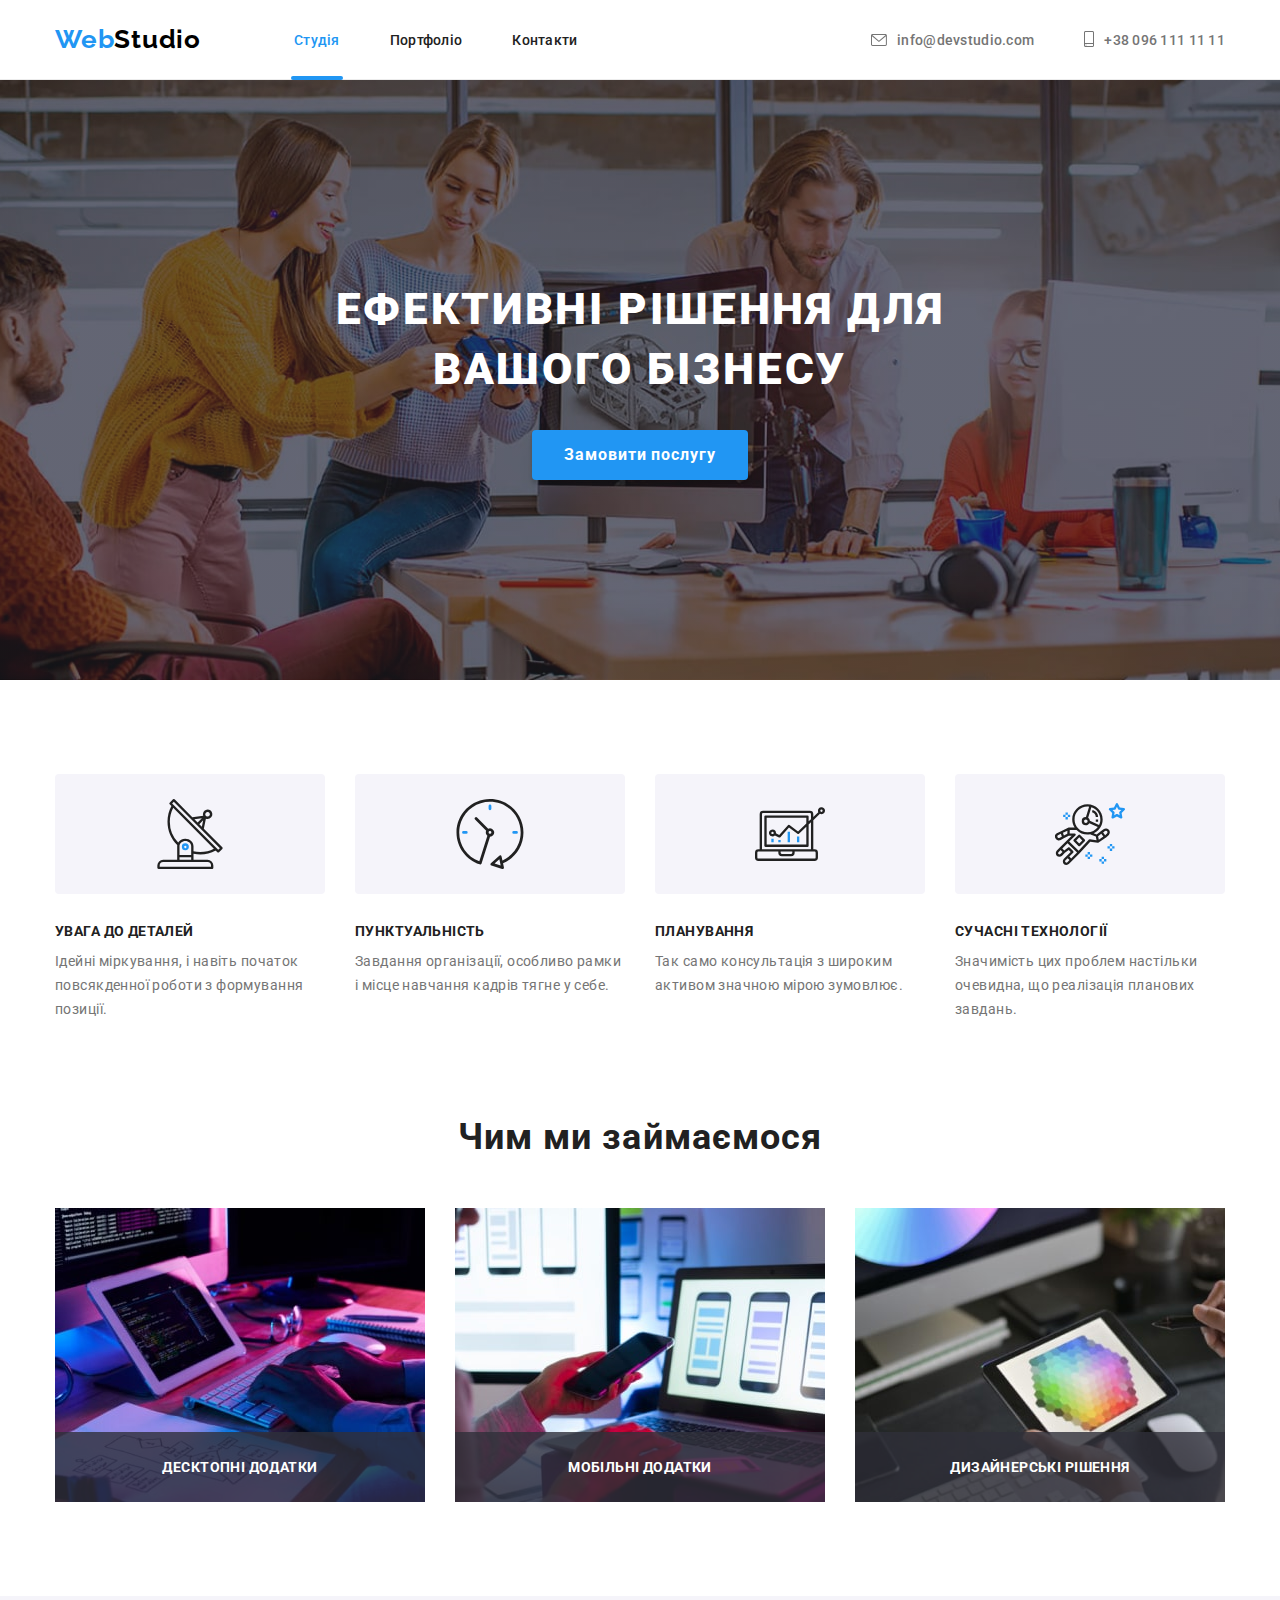
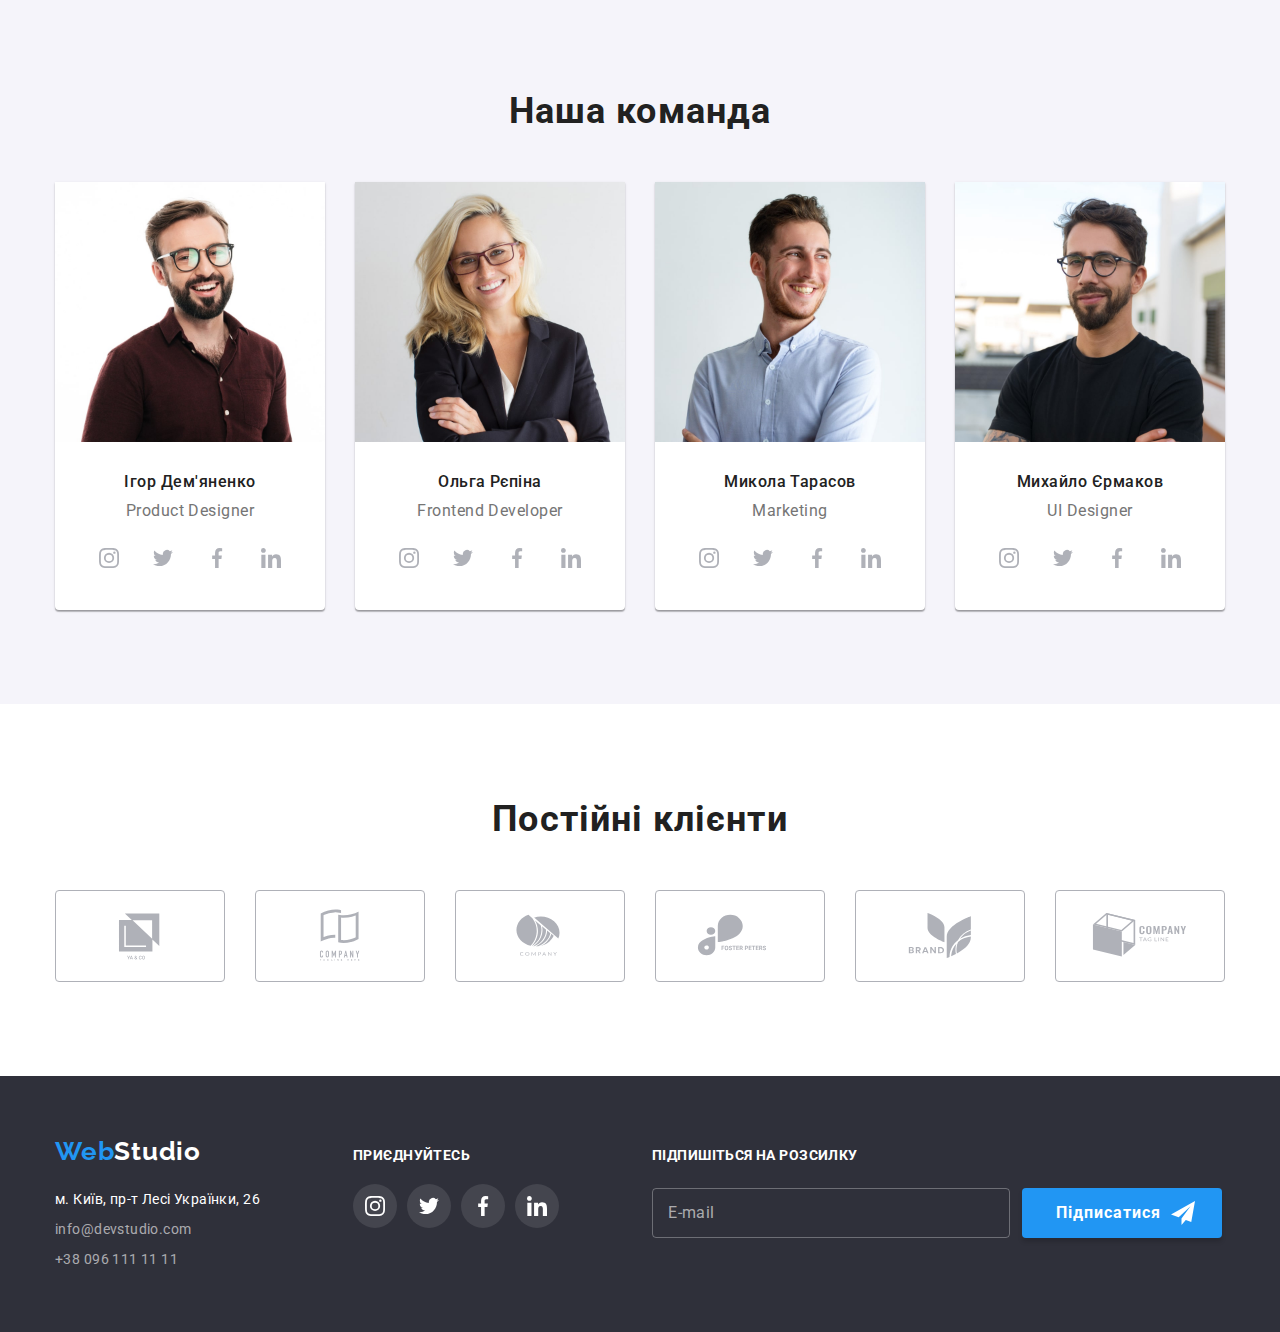
<file: index.html>
<!DOCTYPE html>
<html lang="uk">
  <head>
    <meta charset="UTF-8" />
    <meta http-equiv="X-UA-Compatible" content="IE=edge" />
    <meta name="viewport" content="width=device-width, initial-scale=1.0" />
    <link rel="shortcut icon" href="./images/favicon.ico" type="image/x-icon" />
    <title>WebStudio</title>
    <link rel="preconnect" href="https://fonts.googleapis.com" />
    <link rel="preconnect" href="https://fonts.gstatic.com" crossorigin />
    <link
      href="https://fonts.googleapis.com/css2?family=Raleway:wght@700&family=Roboto:wght@400;500;700;900&display=swap"
      rel="stylesheet"
    />
    <link rel="stylesheet" href="./css/main.min.css" />
  </head>
  <body>
    <header class="header">
      <div class="container flex-container flex-container--flex-centered">
        <nav class="nav">
          <a class="logo" href="./index.html"><span class="logo__accent">Web</span>Studio</a>
          <ul class="nav__links-list">
            <li class="nav__links-item">
              <a class="nav__link nav__link--active-link" href="./index.html">Студія</a>
            </li>
            <li class="nav__links-item">
              <a class="nav__link" href="./portfolio.html">Портфоліо</a>
            </li>
            <li class="nav__links-item">
              <a class="nav__link" href="./index.html">Контакти</a>
            </li>
          </ul>
        </nav>
        <ul class="nav__contacts contacts">
          <li class="nav__contacts-item">
            <a class="nav__contact flex-container" href="mailto:info@devstudio.com">
              <svg class="icon-envelope" width="16" height="12">
                <use href="./images/icons.svg#envelope"></use>
              </svg>
              info@devstudio.com
            </a>
          </li>
          <li class="nav__contacts-item">
            <a class="nav__contact flex-container" href="tel:+380961111111">
              <svg class="icon-smartphone nav__icon-smartphone" width="10" height="16">
                <use href="./images/icons.svg#smartphone"></use>
              </svg>
              +38 096 111 11 11
            </a>
          </li>
        </ul>
      </div>
    </header>
    <main class="main">
      <section class="hero main__hero">
        <h1 class="hero__title">Ефективні рішення для вашого бізнесу</h1>
        <button class="hero__button button" type="button" data-modal-open>Замовити послугу</button>
      </section>
      <section class="benefits section section--half-padding-bottom">
        <div class="container">
          <h2 class="benefits__title unvisible">Переваги</h2>
          <ul class="benefits__list">
            <li class="benefits__item">
              <div class="benefits__picture">
                <svg class="benefits__icon" width="70" height="70">
                  <use href="./images/icons.svg#antenna"></use>
                </svg>
              </div>
              <h3 class="benefits__name subtitle">Увага до деталей</h3>
              <p class="benefits__description">
                Ідейні міркування, і навіть початок повсякденної роботи з формування позиції.
              </p>
            </li>
            <li class="benefits__item">
              <div class="benefits__picture">
                <svg class="benefits__icon" width="70" height="70">
                  <use href="./images/icons.svg#clock"></use>
                </svg>
              </div>
              <h3 class="benefits__name subtitle">Пунктуальність</h3>
              <p class="benefits__description">
                Завдання організації, особливо рамки і місце навчання кадрів тягне у себе.
              </p>
            </li>
            <li class="benefits__item">
              <div class="benefits__picture">
                <svg class="benefits__icon" width="70" height="70">
                  <use href="./images/icons.svg#diagram"></use>
                </svg>
              </div>
              <h3 class="benefits__name subtitle">Планування</h3>
              <p class="benefits__description">
                Так само консультація з широким активом значною мірою зумовлює.
              </p>
            </li>
            <li class="benefits__item">
              <div class="benefits__picture">
                <svg class="benefits__icon" width="70" height="70">
                  <use href="./images/icons.svg#astronaut"></use>
                </svg>
              </div>
              <h3 class="benefits__name subtitle">Сучасні технології</h3>
              <p class="benefits__description">
                Значимість цих проблем настільки очевидна, що реалізація планових завдань.
              </p>
            </li>
          </ul>
        </div>
      </section>
      <section class="doing section section--half-padding-top">
        <div class="container">
          <h2 class="section__title">Чим ми займаємося</h2>
          <ul class="overlayed-list doing__list">
            <li class="overlayed-list__overlayed-item">
              <img src="images/doing1-min.jpg" alt="верстка на десктоп" width="370" />
              <h3 class="overlayed-list__name doing__header">Десктопні додатки</h3>
            </li>
            <li class="overlayed-list__overlayed-item">
              <img src="images/doing2-min.jpg" alt="верстка на смартфон" width="370" />
              <h3 class="overlayed-list__name doing__header">Мобільні додатки</h3>
            </li>
            <li class="overlayed-list__overlayed-item">
              <img src="images/doing3-min.jpg" alt="верстка на планшет" width="370" />
              <h3 class="overlayed-list__name doing__header">Дизайнерські рішення</h3>
            </li>
          </ul>
        </div>
      </section>
      <section class="team section">
        <div class="container">
          <h2 class="section__title">Наша команда</h2>
          <ul class="team__list people-cards">
            <li class="people-cards__card">
              <img src="images/IgorDemianenko-min.jpg" alt="Igor Demianenko" width="270" />
              <div class="people-cards__member">
                <h3 class="people-cards__name">Ігор Дем'яненко</h3>
                <p class="people-cards__position team__position" lang="en">Product Designer</p>
                <ul class="people-cards__socials social-list">
                  <li class="social-list__item">
                    <a
                      class="social-list__link"
                      href="./index.html"
                      target="_blank"
                      rel="noopener noreferrer"
                    >
                      <svg class="social-list__icon" width="20" height="20">
                        <use href="./images/icons.svg#instagram"></use>
                      </svg>
                    </a>
                  </li>
                  <li class="social-list__item">
                    <a
                      class="social-list__link"
                      href="./index.html"
                      target="_blank"
                      rel="noopener noreferrer"
                    >
                      <svg class="social-list__icon" width="20" height="20">
                        <use href="./images/icons.svg#twitter"></use>
                      </svg>
                    </a>
                  </li>
                  <li class="social-list__item">
                    <a
                      class="social-list__link"
                      href="./index.html"
                      target="_blank"
                      rel="noopener noreferrer"
                    >
                      <svg class="social-list__icon" width="20" height="20">
                        <use href="./images/icons.svg#facebook"></use>
                      </svg>
                    </a>
                  </li>
                  <li class="social-list__item">
                    <a
                      class="social-list__link"
                      href="./index.html"
                      target="_blank"
                      rel="noopener noreferrer"
                    >
                      <svg class="social-list__icon" width="20" height="20">
                        <use href="./images/icons.svg#linkedin"></use>
                      </svg>
                    </a>
                  </li>
                </ul>
              </div>
            </li>
            <li class="people-cards__card">
              <img src="images/OlgaRepina-min.jpg" alt="Olga Repina" width="270" />
              <div class="people-cards__member">
                <h3 class="people-cards__name">Ольга Рєпіна</h3>
                <p class="people-cards__position team__position" lang="en">Frontend Developer</p>
                <ul class="people-cards__socials social-list">
                  <li class="social-list__item">
                    <a
                      class="social-list__link"
                      href="./index.html"
                      target="_blank"
                      rel="noopener noreferrer"
                    >
                      <svg class="social-list__icon" width="20" height="20">
                        <use href="./images/icons.svg#instagram"></use>
                      </svg>
                    </a>
                  </li>
                  <li class="social-list__item">
                    <a
                      class="social-list__link"
                      href="./index.html"
                      target="_blank"
                      rel="noopener noreferrer"
                    >
                      <svg class="social-list__icon" width="20" height="20">
                        <use href="./images/icons.svg#twitter"></use>
                      </svg>
                    </a>
                  </li>
                  <li class="social-list__item">
                    <a
                      class="social-list__link"
                      href="./index.html"
                      target="_blank"
                      rel="noopener noreferrer"
                    >
                      <svg class="social-list__icon" width="20" height="20">
                        <use href="./images/icons.svg#facebook"></use>
                      </svg>
                    </a>
                  </li>
                  <li class="social-list__item">
                    <a
                      class="social-list__link"
                      href="./index.html"
                      target="_blank"
                      rel="noopener noreferrer"
                    >
                      <svg class="social-list__icon" width="20" height="20">
                        <use href="./images/icons.svg#linkedin"></use>
                      </svg>
                    </a>
                  </li>
                </ul>
              </div>
            </li>
            <li class="people-cards__card">
              <img src="images/MykolaTarasov-min.jpg" alt="Mykola Tarasov" width="270" />
              <div class="people-cards__member">
                <h3 class="people-cards__name">Микола Тарасов</h3>
                <p class="people-cards__position team__position" lang="en">Marketing</p>
                <ul class="people-cards__socials social-list">
                  <li class="social-list__item">
                    <a
                      class="social-list__link"
                      href="./index.html"
                      target="_blank"
                      rel="noopener noreferrer"
                    >
                      <svg class="social-list__icon" width="20" height="20">
                        <use href="./images/icons.svg#instagram"></use>
                      </svg>
                    </a>
                  </li>
                  <li class="social-list__item">
                    <a
                      class="social-list__link"
                      href="./index.html"
                      target="_blank"
                      rel="noopener noreferrer"
                    >
                      <svg class="social-list__icon" width="20" height="20">
                        <use href="./images/icons.svg#twitter"></use>
                      </svg>
                    </a>
                  </li>
                  <li class="social-list__item">
                    <a
                      class="social-list__link"
                      href="./index.html"
                      target="_blank"
                      rel="noopener noreferrer"
                    >
                      <svg class="social-list__icon" width="20" height="20">
                        <use href="./images/icons.svg#facebook"></use>
                      </svg>
                    </a>
                  </li>
                  <li class="social-list__item">
                    <a
                      class="social-list__link"
                      href="./index.html"
                      target="_blank"
                      rel="noopener noreferrer"
                    >
                      <svg class="social-list__icon" width="20" height="20">
                        <use href="./images/icons.svg#linkedin"></use>
                      </svg>
                    </a>
                  </li>
                </ul>
              </div>
            </li>
            <li class="people-cards__card">
              <img src="images/MykhayloYermakov-min.jpg" alt="Mykhaylo Yermakov" width="270" />
              <div class="people-cards__member">
                <h3 class="people-cards__name">Михайло Єрмаков</h3>
                <p class="people-cards__position team__position" lang="en">UI Designer</p>
                <ul class="people-cards__socials social-list">
                  <li class="social-list__item">
                    <a
                      class="social-list__link"
                      href="./index.html"
                      target="_blank"
                      rel="noopener noreferrer"
                    >
                      <svg class="social-list__icon" width="20" height="20">
                        <use href="./images/icons.svg#instagram"></use>
                      </svg>
                    </a>
                  </li>
                  <li class="social-list__item">
                    <a
                      class="social-list__link"
                      href="./index.html"
                      target="_blank"
                      rel="noopener noreferrer"
                    >
                      <svg class="social-list__icon" width="20" height="20">
                        <use href="./images/icons.svg#twitter"></use>
                      </svg>
                    </a>
                  </li>
                  <li class="social-list__item">
                    <a
                      class="social-list__link"
                      href="./index.html"
                      target="_blank"
                      rel="noopener noreferrer"
                    >
                      <svg class="social-list__icon" width="20" height="20">
                        <use href="./images/icons.svg#facebook"></use>
                      </svg>
                    </a>
                  </li>
                  <li class="social-list__item">
                    <a
                      class="social-list__link"
                      href="./index.html"
                      target="_blank"
                      rel="noopener noreferrer"
                    >
                      <svg class="social-list__icon" width="20" height="20">
                        <use href="./images/icons.svg#linkedin"></use>
                      </svg>
                    </a>
                  </li>
                </ul>
              </div>
            </li>
          </ul>
        </div>
      </section>
      <section class="customers section">
        <div class="container">
          <h2 class="section__title">Постійні клієнти</h2>
          <ul class="customers__list brands-list">
            <li class="brands-list__item">
              <a
                class="brands-list__link brand1"
                href="./index.html"
                target="_blank"
                rel="noopener noreferrer"
              >
                <svg class="brands-list__icon" width="106" height="60">
                  <use href="./images/icons.svg#brand1"></use>
                </svg>
              </a>
            </li>
            <li class="brands-list__item">
              <a
                class="brands-list__link brand2"
                href="./index.html"
                target="_blank"
                rel="noopener noreferrer"
              >
                <svg class="brands-list__icon" width="106" height="60">
                  <use href="./images/icons.svg#brand2"></use>
                </svg>
              </a>
            </li>
            <li class="brands-list__item">
              <a
                class="brands-list__link brand3"
                href="./index.html"
                target="_blank"
                rel="noopener noreferrer"
              >
                <svg class="brands-list__icon" width="106" height="60">
                  <use href="./images/icons.svg#brand3"></use>
                </svg>
              </a>
            </li>
            <li class="brands-list__item">
              <a
                class="brands-list__link brand4"
                href="./index.html"
                target="_blank"
                rel="noopener noreferrer"
              >
                <svg class="brands-list__icon" width="106" height="60">
                  <use href="./images/icons.svg#brand4"></use>
                </svg>
              </a>
            </li>
            <li class="brands-list__item">
              <a
                class="brands-list__link brand5"
                href="./index.html"
                target="_blank"
                rel="noopener noreferrer"
              >
                <svg class="brands-list__icon" width="106" height="60">
                  <use href="./images/icons.svg#brand5"></use>
                </svg>
              </a>
            </li>
            <li class="brands-list__item">
              <a
                class="brands-list__link brand6"
                href="./index.html"
                target="_blank"
                rel="noopener noreferrer"
              >
                <svg class="brands-list__icon" width="106" height="60">
                  <use href="./images/icons.svg#brand6"></use>
                </svg>
              </a>
            </li>
          </ul>
        </div>
      </section>
    </main>
    <footer class="footer">
      <div class="container flex-container flex-container--baselined flex-container--big-gap">
        <div class="footer__contacts">
          <a class="logo logo--inverted-color" href="./index.html">
            <span class="logo__accent">Web</span>Studio
          </a>
          <address class="address">
            <ul class="address__list">
              <li class="address__item footer__address-item">
                <a
                  class="address__contact address__contact--light-contact"
                  href="https://goo.gl/maps/euFr5WPg1i95ohYT8"
                  target="_blank"
                  rel="noopener noreferrer"
                  >м. Київ, пр-т Лесі Українки, 26</a
                >
              </li>
              <li class="address__item footer__address-item">
                <a class="address__contact" href="mailto:info@devstudio.com">info@devstudio.com</a>
              </li>
              <li class="address__item footer__address-item">
                <a class="address__contact" href="tel:+380961111111">+38 096 111 11 11</a>
              </li>
            </ul>
          </address>
        </div>
        <div class="footer__footer-medias footer-medias">
          <h2 class="footer-medias__header">Приєднуйтесь</h2>
          <ul class="social-list footer-medias__social-list">
            <li class="social-list__item">
              <a
                class="social-list__link social-list__link--dark-bg social-list__link--light-icons"
                href="./index.html"
                target="_blank"
                rel="noopener noreferrer"
              >
                <svg class="social-list__icon" width="20" height="20">
                  <use href="./images/icons.svg#instagram"></use>
                </svg>
              </a>
            </li>
            <li class="social-list__item">
              <a
                class="social-list__link social-list__link--dark-bg social-list__link--light-icons"
                href="./index.html"
                target="_blank"
                rel="noopener noreferrer"
              >
                <svg class="social-list__icon" width="20" height="20">
                  <use href="./images/icons.svg#twitter"></use>
                </svg>
              </a>
            </li>
            <li class="social-list__item">
              <a
                class="social-list__link social-list__link--dark-bg social-list__link--light-icons"
                href="./index.html"
                target="_blank"
                rel="noopener noreferrer"
              >
                <svg class="social-list__icon" width="20" height="20">
                  <use href="./images/icons.svg#facebook"></use>
                </svg>
              </a>
            </li>
            <li class="social-list__item">
              <a
                class="social-list__link social-list__link--dark-bg social-list__link--light-icons"
                href="./index.html"
                target="_blank"
                rel="noopener noreferrer"
              >
                <svg class="social-list__icon" width="20" height="20">
                  <use href="./images/icons.svg#linkedin"></use>
                </svg>
              </a>
            </li>
          </ul>
        </div>
        <form class="form-mailing">
          <fieldset class="form-mailing__container">
            <legend class="form-mailing__legend unvisible">Підпиcка</legend>
            <label class="form-mailing__description" for="mailing">Підпишіться на розсилку</label>
            <div class="form-mailing__user-info user-info">
              <input
                class="user-info__email-input"
                id="mailing"
                type="email"
                name="mailing-address"
                placeholder="E-mail"
              />
              <button class="user-info__button-submit" type="submit">
                Підписатися
                <svg class="user-info__icon-mailing" width="24" height="24">
                  <use href="./images/icons.svg#mailing"></use>
                </svg>
              </button>
            </div>
          </fieldset>
        </form>
      </div>
    </footer>
    <div class="backdrop backdrop--is-hidden" data-modal>
      <div class="modal backdrop__modal">
        <button class="modal__close-button close-button" data-modal-close></button>
        <form class="modal__form-callback js-speaker-form">
          <fieldset class="modal__container">
            <legend class="modal__legend">Залиште свої дані, ми вам передзвонимо</legend>
            <div class="modal__input-item input-item">
              <label class="input-item__label" for="callback-name">Ім'я</label>
              <input
                class="input-item__input modal__input"
                type="text"
                id="callback-name"
                name="client-name"
                placeholder=" "
                required
              />
              <svg class="input-item__icon input-icon" width="18" height="18">
                <use href="./images/icons.svg#client-name"></use>
              </svg>
            </div>
            <div class="modal__input-item input-item">
              <label class="input-item__label" for="callback-tel">Телефон</label>
              <input
                class="input-item__input modal__input"
                type="tel"
                id="callback-tel"
                name="client-number"
                placeholder=" "
                required
              />
              <svg class="input-item__icon input-icon" width="18" height="18">
                <use href="./images/icons.svg#client-call"></use>
              </svg>
            </div>
            <div class="modal__input-item input-item">
              <label class="input-item__label" for="callback-email">Пошта</label>
              <input
                class="input-item__input modal__input"
                type="email"
                id="callback-email"
                name="client-email"
                placeholder=" "
                required
              />
              <svg class="input-item__icon input-icon" width="18" height="18">
                <use href="./images/icons.svg#client-mail"></use>
              </svg>
            </div>
            <div class="modal__input-item input-item">
              <label class="input-item__label" for="callback-comment">Коментар</label>
              <textarea
                class="input-item__textarea modal__input"
                id="callback-comment"
                name="client-comment"
                rows="7"
                placeholder="Введіть текст"
              ></textarea>
            </div>
            <div class="modal__callback-agreement callback-agreement">
              <label class="callback-agreement__label">
                <input
                  class="callback-agreement__input"
                  type="checkbox"
                  name="client-acception"
                  value="agree"
                  required
                />
                <span class="callback-agreement__checkbox checkbox">
                  <svg class="checkbox__icon icon-check">
                    <use href="./images/icons.svg#check"></use>
                  </svg>
                  <svg class="checkbox__icon icon-non-check">
                    <use href="./images/icons.svg#non-check"></use>
                  </svg>
                </span>
                <span class="callback-agreement__agreement-description">
                  Погоджуюся з розсилкою та приймаю
                  <a
                    class="callback-agreement__acception-link"
                    href="/index.html"
                    target="_blank"
                    rel="noopener noreferrer"
                    >Умови договору
                  </a>
                </span>
              </label>
            </div>
            <button class="callback-agreement__callback-submit callback-submit" type="submit">
              Відправити
            </button>
          </fieldset>
        </form>
      </div>
    </div>
    <script src="./js/modal.js"></script>
    <script src="./js/form-check.js"></script>
  </body>
</html>
</file>
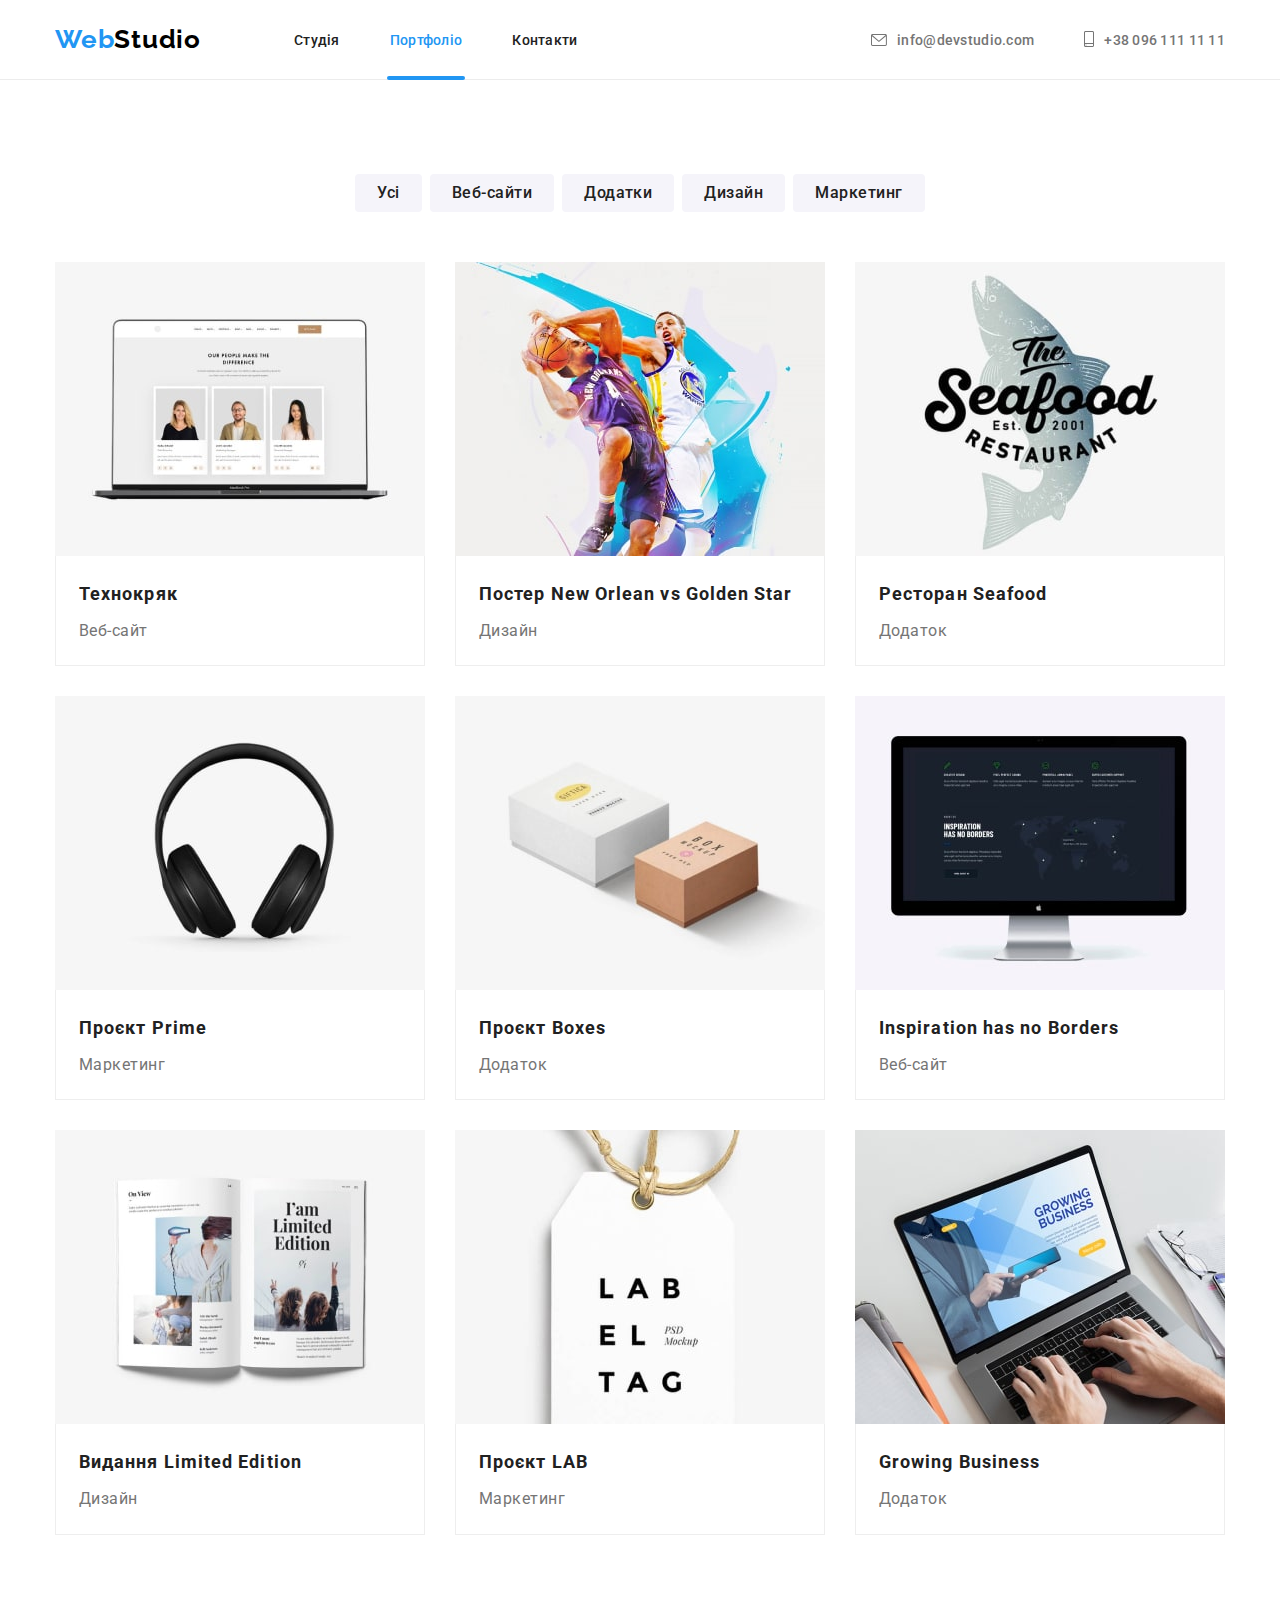
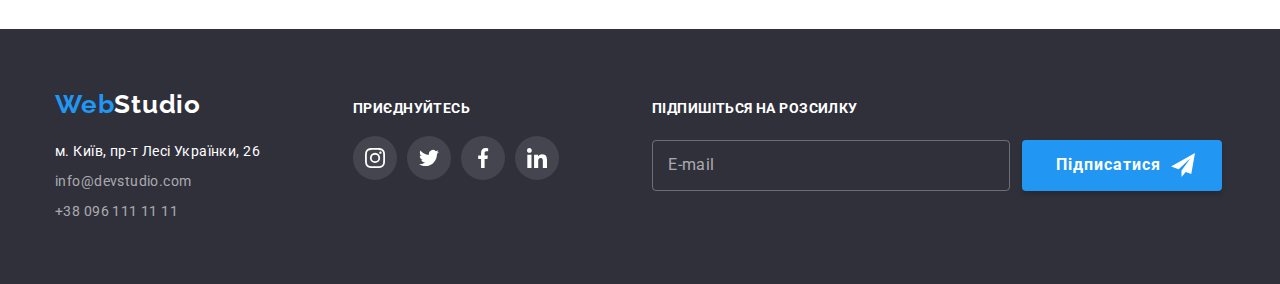
<file: portfolio.html>
<!DOCTYPE html>
<html lang="uk">
  <head>
    <meta charset="UTF-8" />
    <meta http-equiv="X-UA-Compatible" content="IE=edge" />
    <meta name="viewport" content="width=device-width, initial-scale=1.0" />
    <link rel="shortcut icon" href="./images/favicon.ico" type="image/x-icon" />
    <title>Портфоліо</title>
    <link rel="preconnect" href="https://fonts.googleapis.com" />
    <link rel="preconnect" href="https://fonts.gstatic.com" crossorigin />
    <link
      href="https://fonts.googleapis.com/css2?family=Raleway:wght@700&family=Roboto:wght@400;500;700;900&display=swap"
      rel="stylesheet"
    />
    <link rel="stylesheet" href="./css/main.min.css" />
  </head>
  <body>
    <header class="header">
      <div class="container flex-container flex-container--flex-centered">
        <nav class="nav">
          <a class="logo" href="./index.html"><span class="logo__accent">Web</span>Studio</a>
          <ul class="nav__links-list">
            <li class="nav__links-item">
              <a class="nav__link" href="./index.html">Студія</a>
            </li>
            <li class="nav__links-item">
              <a class="nav__link nav__link--active-link" href="./portfolio.html">Портфоліо</a>
            </li>
            <li class="nav__links-item">
              <a class="nav__link" href="./index.html">Контакти</a>
            </li>
          </ul>
        </nav>
        <ul class="nav__contacts contacts">
          <li class="nav__contacts-item">
            <a class="nav__contact flex-container" href="mailto:info@devstudio.com">
              <svg class="icon-envelope" width="16" height="12">
                <use href="./images/icons.svg#envelope"></use>
              </svg>
              info@devstudio.com
            </a>
          </li>
          <li class="nav__contacts-item">
            <a class="nav__contact flex-container" href="tel:+380961111111">
              <svg class="icon-smartphone nav__icon-smartphone" width="10" height="16">
                <use href="./images/icons.svg#smartphone"></use>
              </svg>
              +38 096 111 11 11
            </a>
          </li>
        </ul>
      </div>
    </header>
    <main>
      <section class="works section">
        <div class="container">
          <h1 class="works__header unvisible">Наші роботи</h1>
          <ul class="works__filters-list">
            <li class="works__filters-item">
              <button class="works__filters-button" type="button">Усі</button>
            </li>
            <li class="works__filters-item">
              <button class="works__filters-button" type="button">Веб-сайти</button>
            </li>
            <li class="works__filters-item">
              <button class="works__filters-button" type="button">Додатки</button>
            </li>
            <li class="works__filters-item">
              <button class="works__filters-button" type="button">Дизайн</button>
            </li>
            <li class="works__filters-item">
              <button class="works__filters-button" type="button">Маркетинг</button>
            </li>
          </ul>
          <ul class="works__list portfolio-grid">
            <li class="portfolio-grid__list-item">
              <a
                class="portfolio-grid__card portfolio-card"
                href="./index.html"
                rel="noopener noreferrer"
              >
                <div class="portfolio-card__picture">
                  <img src="./images/technopig-min.jpg" alt="Технокряк" width="370" />
                  <p class="portfolio-card__info">
                    Ресурс пропонує комплексні пропозиції з різним рівнем функціоналу та сервісів.
                    Все це дозволить відвідувачу отримати вичерпні відомості про компанію чи
                    приватну особу.
                  </p>
                </div>
                <div class="portfolio-card__description">
                  <h2 class="portfolio-card__name title">Технокряк</h2>
                  <p class="portfolio-card__type">Веб-сайт</p>
                </div>
              </a>
            </li>
            <li class="portfolio-grid__list-item">
              <a
                class="portfolio-grid__card portfolio-card"
                href="./index.html"
                rel="noopener noreferrer"
              >
                <div class="portfolio-card__picture">
                  <img
                    src="./images/neworlean-min.jpg"
                    alt="Постер New Orlean vs Golden Star"
                    width="370"
                  />
                  <p class="portfolio-card__info">
                    Ресурс пропонує комплексні пропозиції з різним рівнем функціоналу та сервісів.
                    Все це дозволить відвідувачу отримати вичерпні відомості про компанію чи
                    приватну особу.
                  </p>
                </div>
                <div class="portfolio-card__description">
                  <h2 class="portfolio-card__name title">Постер New Orlean vs Golden Star</h2>
                  <p class="portfolio-card__type">Дизайн</p>
                </div>
              </a>
            </li>
            <li class="portfolio-grid__list-item">
              <a
                class="portfolio-grid__card portfolio-card"
                href="./index.html"
                rel="noopener noreferrer"
              >
                <div class="portfolio-card__picture">
                  <img src="./images/seafood-min.jpg" alt="Ресторан Seafood" width="370" />
                  <p class="portfolio-card__info">
                    Ресурс пропонує комплексні пропозиції з різним рівнем функціоналу та сервісів.
                    Все це дозволить відвідувачу отримати вичерпні відомості про компанію чи
                    приватну особу.
                  </p>
                </div>
                <div class="portfolio-card__description">
                  <h2 class="portfolio-card__name title">Ресторан Seafood</h2>
                  <p class="portfolio-card__type">Додаток</p>
                </div>
              </a>
            </li>
            <li class="portfolio-grid__list-item">
              <a
                class="portfolio-grid__card portfolio-card"
                href="./index.html"
                rel="noopener noreferrer"
              >
                <div class="portfolio-card__picture">
                  <img src="./images/prime-min.jpg" alt="Проєкт Prime" width="370" />
                  <p class="portfolio-card__info">
                    Ресурс пропонує комплексні пропозиції з різним рівнем функціоналу та сервісів.
                    Все це дозволить відвідувачу отримати вичерпні відомості про компанію чи
                    приватну особу.
                  </p>
                </div>
                <div class="portfolio-card__description">
                  <h2 class="portfolio-card__name title">Проєкт Prime</h2>
                  <p class="portfolio-card__type">Маркетинг</p>
                </div>
              </a>
            </li>
            <li class="portfolio-grid__list-item">
              <a
                class="portfolio-grid__card portfolio-card"
                href="./index.html"
                rel="noopener noreferrer"
              >
                <div class="portfolio-card__picture">
                  <img src="./images/boxes-min.jpg" alt="Проєкт Boxes" width="370" />
                  <p class="portfolio-card__info">
                    Ресурс пропонує комплексні пропозиції з різним рівнем функціоналу та сервісів.
                    Все це дозволить відвідувачу отримати вичерпні відомості про компанію чи
                    приватну особу.
                  </p>
                </div>
                <div class="portfolio-card__description">
                  <h2 class="portfolio-card__name title">Проєкт Boxes</h2>
                  <p class="portfolio-card__type">Додаток</p>
                </div>
              </a>
            </li>
            <li class="portfolio-grid__list-item">
              <a
                class="portfolio-grid__card portfolio-card"
                href="./index.html"
                rel="noopener noreferrer"
              >
                <div class="portfolio-card__picture">
                  <img
                    src="./images/inspiration-min.jpg"
                    alt="Inspiration has no Borders"
                    width="370"
                  />
                  <p class="portfolio-card__info">
                    Ресурс пропонує комплексні пропозиції з різним рівнем функціоналу та сервісів.
                    Все це дозволить відвідувачу отримати вичерпні відомості про компанію чи
                    приватну особу.
                  </p>
                </div>
                <div class="portfolio-card__description">
                  <h2 class="portfolio-card__name title">Inspiration has no Borders</h2>
                  <p class="portfolio-card__type">Веб-сайт</p>
                </div>
              </a>
            </li>
            <li class="portfolio-grid__list-item">
              <a
                class="portfolio-grid__card portfolio-card"
                href="./index.html"
                rel="noopener noreferrer"
              >
                <div class="portfolio-card__picture">
                  <img
                    src="./images/limitededition-min.jpg"
                    alt="Видання Limited Edition"
                    width="370"
                  />
                  <p class="portfolio-card__info">
                    Ресурс пропонує комплексні пропозиції з різним рівнем функціоналу та сервісів.
                    Все це дозволить відвідувачу отримати вичерпні відомості про компанію чи
                    приватну особу.
                  </p>
                </div>
                <div class="portfolio-card__description">
                  <h2 class="portfolio-card__name title">Видання Limited Edition</h2>
                  <p class="portfolio-card__type">Дизайн</p>
                </div>
              </a>
            </li>
            <li class="portfolio-grid__list-item">
              <a
                class="portfolio-grid__card portfolio-card"
                href="./index.html"
                rel="noopener noreferrer"
              >
                <div class="portfolio-card__picture">
                  <img src="./images/lab-min.jpg" alt="Проєкт LAB" width="370" />
                  <p class="portfolio-card__info">
                    Ресурс пропонує комплексні пропозиції з різним рівнем функціоналу та сервісів.
                    Все це дозволить відвідувачу отримати вичерпні відомості про компанію чи
                    приватну особу.
                  </p>
                </div>
                <div class="portfolio-card__description">
                  <h2 class="portfolio-card__name title">Проєкт LAB</h2>
                  <p class="portfolio-card__type">Маркетинг</p>
                </div>
              </a>
            </li>
            <li class="portfolio-grid__list-item">
              <a
                class="portfolio-grid__card portfolio-card"
                href="./index.html"
                rel="noopener noreferrer"
              >
                <div class="portfolio-card__picture">
                  <img src="./images/growingbusiness-min.jpg" alt="Growing Business" width="370" />
                  <p class="portfolio-card__info">
                    Ресурс пропонує комплексні пропозиції з різним рівнем функціоналу та сервісів.
                    Все це дозволить відвідувачу отримати вичерпні відомості про компанію чи
                    приватну особу.
                  </p>
                </div>
                <div class="portfolio-card__description">
                  <h2 class="portfolio-card__name title">Growing Business</h2>
                  <p class="portfolio-card__type">Додаток</p>
                </div>
              </a>
            </li>
          </ul>
        </div>
      </section>
    </main>
    <footer class="footer">
      <div class="container flex-container flex-container--baselined flex-container--big-gap">
        <div class="footer__contacts">
          <a class="logo logo--inverted-color" href="./index.html">
            <span class="logo__accent">Web</span>Studio
          </a>
          <address class="address">
            <ul class="address__list">
              <li class="address__item footer__address-item">
                <a
                  class="address__contact address__contact--light-contact"
                  href="https://goo.gl/maps/euFr5WPg1i95ohYT8"
                  target="_blank"
                  rel="noopener noreferrer"
                  >м. Київ, пр-т Лесі Українки, 26</a
                >
              </li>
              <li class="address__item footer__address-item">
                <a class="address__contact" href="mailto:info@devstudio.com">info@devstudio.com</a>
              </li>
              <li class="address__item footer__address-item">
                <a class="address__contact" href="tel:+380961111111">+38 096 111 11 11</a>
              </li>
            </ul>
          </address>
        </div>
        <div class="footer__footer-medias footer-medias">
          <h2 class="footer-medias__header">Приєднуйтесь</h2>
          <ul class="social-list footer-medias__social-list">
            <li class="social-list__item">
              <a
                class="social-list__link social-list__link--dark-bg social-list__link--light-icons"
                href="./index.html"
                target="_blank"
                rel="noopener noreferrer"
              >
                <svg class="social-list__icon" width="20" height="20">
                  <use href="./images/icons.svg#instagram"></use>
                </svg>
              </a>
            </li>
            <li class="social-list__item">
              <a
                class="social-list__link social-list__link--dark-bg social-list__link--light-icons"
                href="./index.html"
                target="_blank"
                rel="noopener noreferrer"
              >
                <svg class="social-list__icon" width="20" height="20">
                  <use href="./images/icons.svg#twitter"></use>
                </svg>
              </a>
            </li>
            <li class="social-list__item">
              <a
                class="social-list__link social-list__link--dark-bg social-list__link--light-icons"
                href="./index.html"
                target="_blank"
                rel="noopener noreferrer"
              >
                <svg class="social-list__icon" width="20" height="20">
                  <use href="./images/icons.svg#facebook"></use>
                </svg>
              </a>
            </li>
            <li class="social-list__item">
              <a
                class="social-list__link social-list__link--dark-bg social-list__link--light-icons"
                href="./index.html"
                target="_blank"
                rel="noopener noreferrer"
              >
                <svg class="social-list__icon" width="20" height="20">
                  <use href="./images/icons.svg#linkedin"></use>
                </svg>
              </a>
            </li>
          </ul>
        </div>
        <form class="form-mailing">
          <fieldset class="form-mailing__container">
            <legend class="form-mailing__legend unvisible">Підпиcка</legend>
            <label class="form-mailing__description" for="mailing">Підпишіться на розсилку</label>
            <div class="form-mailing__user-info user-info">
              <input
                class="user-info__email-input"
                id="mailing"
                type="email"
                name="mailing-address"
                placeholder="E-mail"
              />
              <button class="user-info__button-submit" type="submit">
                Підписатися
                <svg class="user-info__icon-mailing" width="24" height="24">
                  <use href="./images/icons.svg#mailing"></use>
                </svg>
              </button>
            </div>
          </fieldset>
        </form>
      </div>
    </footer>
  </body>
</html>
</file>
<file: css/main.min.css>
.icon-check,.icon-non-check{display:inline-block;width:100%;height:100%}/*! modern-normalize v1.1.0 | MIT License | https://github.com/sindresorhus/modern-normalize */*,::after,::before{-webkit-box-sizing:border-box;box-sizing:border-box}html{-moz-tab-size:4;-o-tab-size:4;tab-size:4}html{line-height:1.15;-webkit-text-size-adjust:100%}body{margin:0}body{font-family:system-ui,-apple-system,"Segoe UI",Roboto,Helvetica,Arial,sans-serif,"Apple Color Emoji","Segoe UI Emoji"}hr{height:0;color:inherit}abbr[title]{-webkit-text-decoration:underline dotted;text-decoration:underline dotted}b,strong{font-weight:bolder}code,kbd,pre,samp{font-family:ui-monospace,SFMono-Regular,Consolas,"Liberation Mono",Menlo,monospace;font-size:1em}small{font-size:80%}sub,sup{font-size:75%;line-height:0;position:relative;vertical-align:baseline}sub{bottom:-0.25em}sup{top:-0.5em}table{text-indent:0;border-color:inherit}button,input,optgroup,select,textarea{font-family:inherit;font-size:100%;line-height:1.15;margin:0}button,select{text-transform:none}[type=button],[type=reset],[type=submit],button{-webkit-appearance:button}::-moz-focus-inner{border-style:none;padding:0}:-moz-focusring{outline:1px dotted ButtonText}:-moz-ui-invalid{box-shadow:none}legend{padding:0}progress{vertical-align:baseline}::-webkit-inner-spin-button,::-webkit-outer-spin-button{height:auto}[type=search]{-webkit-appearance:textfield;outline-offset:-2px}::-webkit-search-decoration{-webkit-appearance:none}::-webkit-file-upload-button{-webkit-appearance:button;font:inherit}summary{display:list-item}h1,h2,h3,h4,h5,h6,p,ul{margin:0}ul{padding-left:0;list-style:none}button{padding:0;border:0;background-color:rgba(0,0,0,0)}main img{display:block;width:100%}a{text-decoration:none}fieldset,textarea{padding:0;margin:0;border:none}body{font-family:Roboto,sans-serif;font-size:14px;line-height:1.71;letter-spacing:.03em;color:#757575;background-color:#fff}.container{max-width:1200px;margin-left:auto;margin-right:auto;padding-left:15px;padding-right:15px}.flex-container{display:-webkit-box;display:-ms-flexbox;display:flex;-ms-flex-wrap:wrap;flex-wrap:wrap}.flex-container--flex-centered{-webkit-box-align:center;-ms-flex-align:center;align-items:center;-webkit-box-pack:center;-ms-flex-pack:center;justify-content:center}.flex-container--baselined{-webkit-box-align:baseline;-ms-flex-align:baseline;align-items:baseline}.flex-container--big-gap{-webkit-column-gap:93px;-moz-column-gap:93px;column-gap:93px}.section{padding-top:94px;padding-bottom:94px}.section--half-padding-bottom{padding-bottom:47px}.section--half-padding-top{padding-top:47px}.section__title{font-size:36px;line-height:1.17;letter-spacing:.03em;text-align:center;color:#212121}.unvisible{position:absolute;white-space:nowrap;width:1px;height:1px;overflow:hidden;border:0;padding:0;clip:rect(0 0 0 0);-webkit-clip-path:inset(50%);clip-path:inset(50%);margin:-1px}.subtitle{font-size:inherit;line-height:1.14;text-transform:uppercase;color:#212121}.logo{display:inline-block;font-family:Raleway,Roboto,sans-serif;font-weight:700;font-size:26px;line-height:1.174;letter-spacing:.03em;color:#000}.logo--inverted-color{color:#fff}.logo__accent{color:#2196f3}.header{border-bottom:1px solid #ececec}.nav{display:-webkit-box;display:-ms-flexbox;display:flex;-ms-flex-wrap:wrap;flex-wrap:wrap;-webkit-box-align:center;-ms-flex-align:center;align-items:center;-webkit-column-gap:93px;-moz-column-gap:93px;column-gap:93px}.nav__links-list{display:-webkit-box;display:-ms-flexbox;display:flex;-ms-flex-wrap:wrap;flex-wrap:wrap;-webkit-column-gap:50px;-moz-column-gap:50px;column-gap:50px}.nav__link{position:relative;display:block;font-weight:500;line-height:1.17;letter-spacing:.02em;-webkit-transition:color 250ms cubic-bezier(0.4, 0, 0.2, 1);transition:color 250ms cubic-bezier(0.4, 0, 0.2, 1);padding-top:32px;padding-bottom:31px;color:#212121}.nav__link--active-link{color:#2196f3}.nav__link--active-link::after{content:"";position:absolute;bottom:calc(0% - 1px);left:-3px;width:calc(100% + 6px);height:4px;background-color:#2196f3;border-radius:2px}.nav__link:hover,.nav__link:focus{color:#2196f3;fill:currentColor}.nav__contacts{margin-left:auto}.contacts{display:-webkit-box;display:-ms-flexbox;display:flex;-ms-flex-wrap:wrap;flex-wrap:wrap;-webkit-box-align:center;-ms-flex-align:center;align-items:center;-webkit-column-gap:50px;-moz-column-gap:50px;column-gap:50px}.nav__contact{-webkit-column-gap:10px;-moz-column-gap:10px;column-gap:10px;-webkit-box-align:center;-ms-flex-align:center;align-items:center;font-weight:500;line-height:1.17;letter-spacing:.02em;-webkit-transition:color 250ms cubic-bezier(0.4, 0, 0.2, 1);transition:color 250ms cubic-bezier(0.4, 0, 0.2, 1);color:inherit;fill:currentColor}.nav__contact:hover,.nav__contact:focus{color:#2196f3;fill:currentColor}.nav__icon-smartphone{margin-bottom:1px}.main__hero{margin:0 auto}.hero{padding-top:200px;padding-bottom:200px;max-width:1600px;padding-left:15px;padding-right:15px;background-image:-webkit-gradient(linear, left top, left bottom, from(rgba(47, 48, 58, 0.4)), to(rgba(47, 48, 58, 0.4))),url(../images/hero-min.jpg);background-image:linear-gradient(rgba(47, 48, 58, 0.4), rgba(47, 48, 58, 0.4)),url(../images/hero-min.jpg);background-size:cover;background-position:center;background-repeat:no-repeat}.hero__title{max-width:730px;margin-left:auto;margin-right:auto;font-weight:900;font-size:44px;line-height:1.36;letter-spacing:.06em;text-transform:uppercase;text-align:center;color:#fff}.hero__button{margin-top:30px;margin-left:auto;margin-right:auto}.button{display:block;padding:10px 32px;border-radius:4px;font-weight:700;font-size:16px;line-height:1.88;letter-spacing:.06em;-webkit-transition:background-color 250ms cubic-bezier(0.4, 0, 0.2, 1);transition:background-color 250ms cubic-bezier(0.4, 0, 0.2, 1);color:#fff;background-color:#2196f3;-webkit-box-shadow:0px 4px 4px rgba(0,0,0,.15);box-shadow:0px 4px 4px rgba(0,0,0,.15);cursor:pointer}.button:hover,.button:focus{background-color:#188ce8}.benefits__list{display:-webkit-box;display:-ms-flexbox;display:flex;-ms-flex-wrap:wrap;flex-wrap:wrap;gap:30px}.benefits__item{-webkit-box-flex:0;-ms-flex:0 0 calc((100% - 90px)/4);flex:0 0 calc((100% - 90px)/4)}.benefits__picture{padding:25px 0;background-color:#f5f4fa;border-radius:4px}.benefits__icon{display:block;width:70px;height:70px;margin:0 auto}.benefits__name{margin-top:30px}.benefits__description{margin-top:10px}.doing__list{margin-top:50px}.doing__header{font-size:inherit;line-height:1.17;text-align:center;letter-spacing:.03em;text-transform:uppercase;width:100%;padding:27px 15px;color:#fff;background-color:rgba(47,48,58,.8)}.overlayed-list{display:-webkit-box;display:-ms-flexbox;display:flex;-ms-flex-wrap:wrap;flex-wrap:wrap;gap:30px}.overlayed-list__overlayed-item{position:relative}.overlayed-list__name{position:absolute;bottom:0}.team{background-color:#f5f4fa}.team__list{margin-top:50px}.team__position{margin-top:10px}.people-cards{display:-webkit-box;display:-ms-flexbox;display:flex;-ms-flex-wrap:wrap;flex-wrap:wrap;gap:30px}.people-cards__card{-webkit-box-flex:0;-ms-flex:0 0 270px;flex:0 0 270px;background-color:#fff;-webkit-box-shadow:0px 1px 3px rgba(0,0,0,.12),0px 1px 1px rgba(0,0,0,.14),0px 2px 1px rgba(0,0,0,.2);box-shadow:0px 1px 3px rgba(0,0,0,.12),0px 1px 1px rgba(0,0,0,.14),0px 2px 1px rgba(0,0,0,.2);border-radius:0 0 4px 4px}.people-cards__member{padding:30px 32px}.people-cards__name{font-size:16px;line-height:1.19;letter-spacing:.03em;text-align:center;font-weight:500;color:#212121}.people-cards__position{font-size:16px;line-height:1.19;letter-spacing:.03em;text-align:center}.people-cards__socials{margin-top:16px}.social-list{display:-webkit-box;display:-ms-flexbox;display:flex;-webkit-box-align:center;-ms-flex-align:center;align-items:center;-webkit-box-pack:center;-ms-flex-pack:center;justify-content:center;max-height:44px;gap:10px;color:#afb1b8}.social-list__link{display:block;padding:12px;color:inherit;-webkit-transition:fill 250ms cubic-bezier(0.4, 0, 0.2, 1),background-color 250ms cubic-bezier(0.4, 0, 0.2, 1);transition:fill 250ms cubic-bezier(0.4, 0, 0.2, 1),background-color 250ms cubic-bezier(0.4, 0, 0.2, 1);fill:currentColor;border-radius:50%}.social-list__link--light-icons{color:#fff}.social-list__link--dark-bg{background-color:rgba(255,255,255,.1)}.social-list__link:hover,.social-list__link:focus{fill:#fff;background-color:#2196f3}.social-list__icon{display:block;width:20px;height:20px}.customers__list{margin-top:50px}.brands-list{display:-webkit-box;display:-ms-flexbox;display:flex;-ms-flex-wrap:wrap;flex-wrap:wrap;gap:30px}.brands-list__item{-webkit-box-flex:0;-ms-flex:0 0 170px;flex:0 0 170px}.brands-list__link{display:block;-webkit-transition:color 250ms cubic-bezier(0.4, 0, 0.2, 1),fill 250ms cubic-bezier(0.4, 0, 0.2, 1),background-color 250ms cubic-bezier(0.4, 0, 0.2, 1);transition:color 250ms cubic-bezier(0.4, 0, 0.2, 1),fill 250ms cubic-bezier(0.4, 0, 0.2, 1),background-color 250ms cubic-bezier(0.4, 0, 0.2, 1);padding:15px 0;border:1px solid currentColor;border-radius:4px;color:#afb1b8;fill:currentColor}.brands-list__link:hover,.brands-list__link:focus{color:#2196f3}.brands-list__icon{display:block;margin:0 auto;width:106px;height:60px}.works__filters-list{display:-webkit-box;display:-ms-flexbox;display:flex;-webkit-box-pack:center;-ms-flex-pack:center;justify-content:center;gap:8px}.works__filters-button{padding:6px 22px;font-family:inherit;font-weight:500;font-size:16px;line-height:1.62;letter-spacing:.03em;-webkit-transition:color 250ms cubic-bezier(0.4, 0, 0.2, 1),background-color 250ms cubic-bezier(0.4, 0, 0.2, 1),padding 250ms cubic-bezier(0.4, 0, 0.2, 1),-webkit-box-shadow 250ms cubic-bezier(0.4, 0, 0.2, 1);transition:color 250ms cubic-bezier(0.4, 0, 0.2, 1),background-color 250ms cubic-bezier(0.4, 0, 0.2, 1),padding 250ms cubic-bezier(0.4, 0, 0.2, 1),-webkit-box-shadow 250ms cubic-bezier(0.4, 0, 0.2, 1);transition:color 250ms cubic-bezier(0.4, 0, 0.2, 1),background-color 250ms cubic-bezier(0.4, 0, 0.2, 1),padding 250ms cubic-bezier(0.4, 0, 0.2, 1),box-shadow 250ms cubic-bezier(0.4, 0, 0.2, 1);transition:color 250ms cubic-bezier(0.4, 0, 0.2, 1),background-color 250ms cubic-bezier(0.4, 0, 0.2, 1),padding 250ms cubic-bezier(0.4, 0, 0.2, 1),box-shadow 250ms cubic-bezier(0.4, 0, 0.2, 1),-webkit-box-shadow 250ms cubic-bezier(0.4, 0, 0.2, 1);color:#212121;background-color:#f5f4fa;border-radius:4px;cursor:pointer}.works__filters-button:hover,.works__filters-button:focus{padding:6px 25px;color:#fff;background-color:#2196f3;-webkit-box-shadow:0px 3px 1px rgba(0,0,0,.1),0px 1px 2px rgba(0,0,0,.08),0px 2px 2px rgba(0,0,0,.12);box-shadow:0px 3px 1px rgba(0,0,0,.1),0px 1px 2px rgba(0,0,0,.08),0px 2px 2px rgba(0,0,0,.12)}.works__list{margin-top:50px}.portfolio-grid{display:-webkit-box;display:-ms-flexbox;display:flex;-ms-flex-wrap:wrap;flex-wrap:wrap;gap:30px}.portfolio-grid__list-item{-webkit-box-flex:0;-ms-flex:0 0 370px;flex:0 0 370px}.portfolio-card{display:inline-block;-webkit-transition:-webkit-box-shadow 250ms cubic-bezier(0.4, 0, 0.2, 1);transition:-webkit-box-shadow 250ms cubic-bezier(0.4, 0, 0.2, 1);transition:box-shadow 250ms cubic-bezier(0.4, 0, 0.2, 1);transition:box-shadow 250ms cubic-bezier(0.4, 0, 0.2, 1), -webkit-box-shadow 250ms cubic-bezier(0.4, 0, 0.2, 1);color:inherit}.portfolio-card:hover,.portfolio-card:focus{-webkit-box-shadow:0px 4px 4px rgba(0,0,0,.25);box-shadow:0px 4px 4px rgba(0,0,0,.25)}.portfolio-card__picture{position:relative;overflow:hidden}.portfolio-card__info{position:absolute;top:0;-webkit-transform:translateY(100%);transform:translateY(100%);font-size:18px;line-height:1.56;letter-spacing:.03em;overflow:hidden;padding:63px 24px;width:100%;height:100%;-webkit-transition:-webkit-transform 250ms cubic-bezier(0.4, 0, 0.2, 1);transition:-webkit-transform 250ms cubic-bezier(0.4, 0, 0.2, 1);transition:transform 250ms cubic-bezier(0.4, 0, 0.2, 1);transition:transform 250ms cubic-bezier(0.4, 0, 0.2, 1), -webkit-transform 250ms cubic-bezier(0.4, 0, 0.2, 1);color:#fff;background-color:rgba(33,150,243,.9019607843)}.portfolio-card:hover .portfolio-card__info,.portfolio-card:focus .portfolio-card__info{-webkit-transform:translateY(0%);transform:translateY(0%)}.portfolio-card__description{padding:20px 23px 19px;border-right:1px solid #eee;border-left:1px solid #eee;border-bottom:1px solid #eee}.portfolio-card__name{font-size:18px;line-height:2;letter-spacing:.06em;color:#212121}.portfolio-card__type{margin-top:4px;font-size:16px;line-height:1.88;letter-spacing:.03em}.footer{padding-top:60px;padding-bottom:60px;background-color:#2f303a}.footer__address-item:not(:first-child){margin-top:6px}.address{margin-top:20px}.address__list{font-style:normal}.address__contact{display:inline-block;-webkit-transition:color 250ms cubic-bezier(0.4, 0, 0.2, 1);transition:color 250ms cubic-bezier(0.4, 0, 0.2, 1);color:rgba(255,255,255,.6)}.address__contact--light-contact,.address__contact:hover,.address__contact:focus{color:#fff}.footer-medias__header{font-size:inherit;line-height:1.17;font-weight:700;letter-spacing:.03em;text-transform:uppercase;color:#fff}.footer-medias__social-list{margin-top:20px}.form-mailing{color:#fff}.form-mailing__description{font-weight:700;line-height:1.17;letter-spacing:.03em;text-transform:uppercase}.form-mailing__user-info{margin-top:20px}.user-info{display:-webkit-box;display:-ms-flexbox;display:flex;-ms-flex-wrap:wrap;flex-wrap:wrap;-webkit-column-gap:12px;-moz-column-gap:12px;column-gap:12px}.user-info__email-input{font-size:16px;line-height:1.25;letter-spacing:.03em;padding:14px 15px;outline:none;-webkit-transition:border 250ms cubic-bezier(0.4, 0, 0.2, 1);transition:border 250ms cubic-bezier(0.4, 0, 0.2, 1);border:1px solid rgba(255,255,255,.3);border-radius:4px;width:358px;color:inherit;background-color:rgba(0,0,0,0)}.user-info__email-input:focus{border:1px solid #fff}.user-info__email-input::-webkit-input-placeholder{color:rgba(255,255,255,.6)}.user-info__email-input::-moz-placeholder{color:rgba(255,255,255,.6)}.user-info__email-input:-ms-input-placeholder{color:rgba(255,255,255,.6)}.user-info__email-input::-ms-input-placeholder{color:rgba(255,255,255,.6)}.user-info__email-input::placeholder{color:rgba(255,255,255,.6)}.user-info__button-submit{display:-webkit-box;display:-ms-flexbox;display:flex;-webkit-box-align:center;-ms-flex-align:center;align-items:center;-webkit-column-gap:10px;-moz-column-gap:10px;column-gap:10px;font-size:16px;font-weight:700;line-height:1.88;letter-spacing:.06em;padding:10px 27px 10px 34px;border-radius:4px;-webkit-transition:background-color 250ms cubic-bezier(0.4, 0, 0.2, 1);transition:background-color 250ms cubic-bezier(0.4, 0, 0.2, 1);opacity:1;color:inherit;background-color:#2196f3;fill:currentColor;-webkit-box-shadow:0px 4px 4px rgba(0,0,0,.15);box-shadow:0px 4px 4px rgba(0,0,0,.15);cursor:pointer}.user-info__button-submit:hover,.user-info__button-submit:focus{background-color:#188ce8}.user-info__icon-mailing{width:24px;height:24px}.backdrop{position:fixed;top:0;left:0;width:100vw;height:100vh;background-color:rgba(0,0,0,.2);-webkit-transform:scale(1);transform:scale(1);-webkit-transition:opacity 250ms cubic-bezier(0.4, 0, 0.2, 1),visibility 250ms cubic-bezier(0.4, 0, 0.2, 1),-webkit-transform 250ms cubic-bezier(0.4, 0, 0.2, 1);transition:opacity 250ms cubic-bezier(0.4, 0, 0.2, 1),visibility 250ms cubic-bezier(0.4, 0, 0.2, 1),-webkit-transform 250ms cubic-bezier(0.4, 0, 0.2, 1);transition:opacity 250ms cubic-bezier(0.4, 0, 0.2, 1),visibility 250ms cubic-bezier(0.4, 0, 0.2, 1),transform 250ms cubic-bezier(0.4, 0, 0.2, 1);transition:opacity 250ms cubic-bezier(0.4, 0, 0.2, 1),visibility 250ms cubic-bezier(0.4, 0, 0.2, 1),transform 250ms cubic-bezier(0.4, 0, 0.2, 1),-webkit-transform 250ms cubic-bezier(0.4, 0, 0.2, 1)}.backdrop--is-hidden{opacity:0;pointer-events:none;visibility:hidden;-webkit-transform:scale(0);transform:scale(0)}.backdrop__modal{position:absolute;top:50%;left:50%;-webkit-transform:translate(-50%, -50%);transform:translate(-50%, -50%)}.modal{min-width:528px;min-height:581px;padding:8px;background-color:#fff;border-radius:4px;-webkit-box-shadow:0px 1px 3px rgba(0,0,0,.12),0px 1px 1px rgba(0,0,0,.14),0px 2px 1px rgba(0,0,0,.2);box-shadow:0px 1px 3px rgba(0,0,0,.12),0px 1px 1px rgba(0,0,0,.14),0px 2px 1px rgba(0,0,0,.2)}.modal__close-button{margin-left:auto}.modal__form-callback{padding:0 32px 32px}.modal__legend{display:block;font-weight:700;font-size:20px;line-height:1.15;text-align:center;letter-spacing:.03em;color:#212121}.modal__input-item:first-of-type{margin-top:12px}.modal__input-item:not(:first-of-type){margin-top:10px}.modal__input{margin-top:4px}.modal__callback-agreement{margin-top:20px}.close-button{position:relative;display:block;border:1px solid rgba(0,0,0,.1);border-radius:50%;height:30px;width:30px;-webkit-transition:border 250ms cubic-bezier(0.4, 0, 0.2, 1);transition:border 250ms cubic-bezier(0.4, 0, 0.2, 1);cursor:pointer}.close-button:hover,.close-button:focus{border:1px solid #2196f3}.close-button:hover::before,.close-button:hover::after,.close-button:focus::before,.close-button:focus::after{color:#2196f3;background-color:currentColor}.close-button::before,.close-button::after{content:"";position:absolute;top:7.5px;left:14px;width:1px;height:12px;color:#000;background-color:currentColor;-webkit-transition:background-color 250ms cubic-bezier(0.4, 0, 0.2, 1);transition:background-color 250ms cubic-bezier(0.4, 0, 0.2, 1)}.close-button::before{-webkit-transform:rotate(45deg);transform:rotate(45deg)}.close-button::after{-webkit-transform:rotate(-45deg);transform:rotate(-45deg)}.input-item{display:-webkit-box;display:-ms-flexbox;display:flex;-webkit-box-orient:vertical;-webkit-box-direction:normal;-ms-flex-direction:column;flex-direction:column;position:relative}.input-item__label{font-size:12px;line-height:1.17;letter-spacing:.01em}.input-item__input{color:#212121;resize:none;padding:11px 11px 11px 40px;-webkit-transition:border 250ms cubic-bezier(0.4, 0, 0.2, 1);transition:border 250ms cubic-bezier(0.4, 0, 0.2, 1);border:1px solid rgba(33,33,33,.2);border-radius:4px}.input-item__input:focus{border:1px solid #2196f3;outline:none}.input-item__icon{position:absolute;top:50%;left:10px}.input-item__textarea{color:#212121;resize:none;padding:9px 15px;-webkit-transition:border 250ms cubic-bezier(0.4, 0, 0.2, 1);transition:border 250ms cubic-bezier(0.4, 0, 0.2, 1);border:1px solid rgba(33,33,33,.2);border-radius:4px}.input-item__textarea:focus{border:1px solid #2196f3;outline:none}.input-item__textarea::-webkit-input-placeholder{font-size:12px;line-height:1.17;letter-spacing:.01em;color:rgba(117,117,117,.5)}.input-item__textarea::-moz-placeholder{font-size:12px;line-height:1.17;letter-spacing:.01em;color:rgba(117,117,117,.5)}.input-item__textarea:-ms-input-placeholder{font-size:12px;line-height:1.17;letter-spacing:.01em;color:rgba(117,117,117,.5)}.input-item__textarea::-ms-input-placeholder{font-size:12px;line-height:1.17;letter-spacing:.01em;color:rgba(117,117,117,.5)}.input-item__textarea::placeholder{font-size:12px;line-height:1.17;letter-spacing:.01em;color:rgba(117,117,117,.5)}.input-icon{width:18px;height:18px;color:#212121;fill:currentColor;-webkit-transition:fill 250ms cubic-bezier(0.4, 0, 0.2, 1);transition:fill 250ms cubic-bezier(0.4, 0, 0.2, 1);display:inline-block}.input-item__input:focus+.input-icon{fill:#2196f3}.callback-agreement{text-align:center}.callback-agreement__label{display:-webkit-box;display:-ms-flexbox;display:flex;-webkit-box-align:center;-ms-flex-align:center;align-items:center;-webkit-box-pack:center;-ms-flex-pack:center;justify-content:center}.callback-agreement__input{position:absolute;-webkit-appearance:none;-moz-appearance:none;appearance:none}.callback-agreement__checkbox{margin-bottom:3px;margin-right:8px}.callback-agreement__acception-link{color:#2196f3;position:relative}.callback-agreement__acception-link:visited{color:#2196f3;position:relative}.callback-agreement__acception-link::after{content:"";position:absolute;left:0;bottom:2px;width:100%;height:1px;-webkit-transition:opacity 250ms cubic-bezier(0.4, 0, 0.2, 1);transition:opacity 250ms cubic-bezier(0.4, 0, 0.2, 1);background-color:#2196f3}.callback-agreement__acception-link:hover::after,.callback-agreement__acception-link:focus::after{opacity:0}.callback-agreement__callback-submit{margin:30px auto 0}.checkbox{position:relative;-webkit-box-flex:0;-ms-flex:0 0 16px;flex:0 0 16px;width:16px;height:15px;cursor:pointer}.checkbox__icon{position:absolute;top:0;left:0}.icon-non-check{opacity:1;fill:#212121;-webkit-transition:fill 250ms cubic-bezier(0.4, 0, 0.2, 1),opacity 250ms cubic-bezier(0.4, 0, 0.2, 1);transition:fill 250ms cubic-bezier(0.4, 0, 0.2, 1),opacity 250ms cubic-bezier(0.4, 0, 0.2, 1)}.callback-agreement__input:focus+.checkbox .icon-non-check{fill:#2196f3}.callback-agreement__input:checked+.checkbox .icon-non-check{opacity:0}.icon-check{opacity:0;-webkit-transition:opacity 250ms cubic-bezier(0.4, 0, 0.2, 1);transition:opacity 250ms cubic-bezier(0.4, 0, 0.2, 1)}.callback-agreement__input:checked+.checkbox .icon-check{opacity:1}.callback-submit{display:block;font-weight:700;font-size:16px;line-height:1.88;letter-spacing:.06em;padding:10px 52px;-webkit-transition:background-color 250ms cubic-bezier(0.4, 0, 0.2, 1);transition:background-color 250ms cubic-bezier(0.4, 0, 0.2, 1);color:#fff;background-color:#2196f3;-webkit-box-shadow:0px 4px 4px rgba(0,0,0,.15);box-shadow:0px 4px 4px rgba(0,0,0,.15);border-radius:4px;cursor:pointer}.callback-submit:hover,.callback-submit:focus{background-color:#188ce8}/*# sourceMappingURL=main.min.css.map */
</file>
